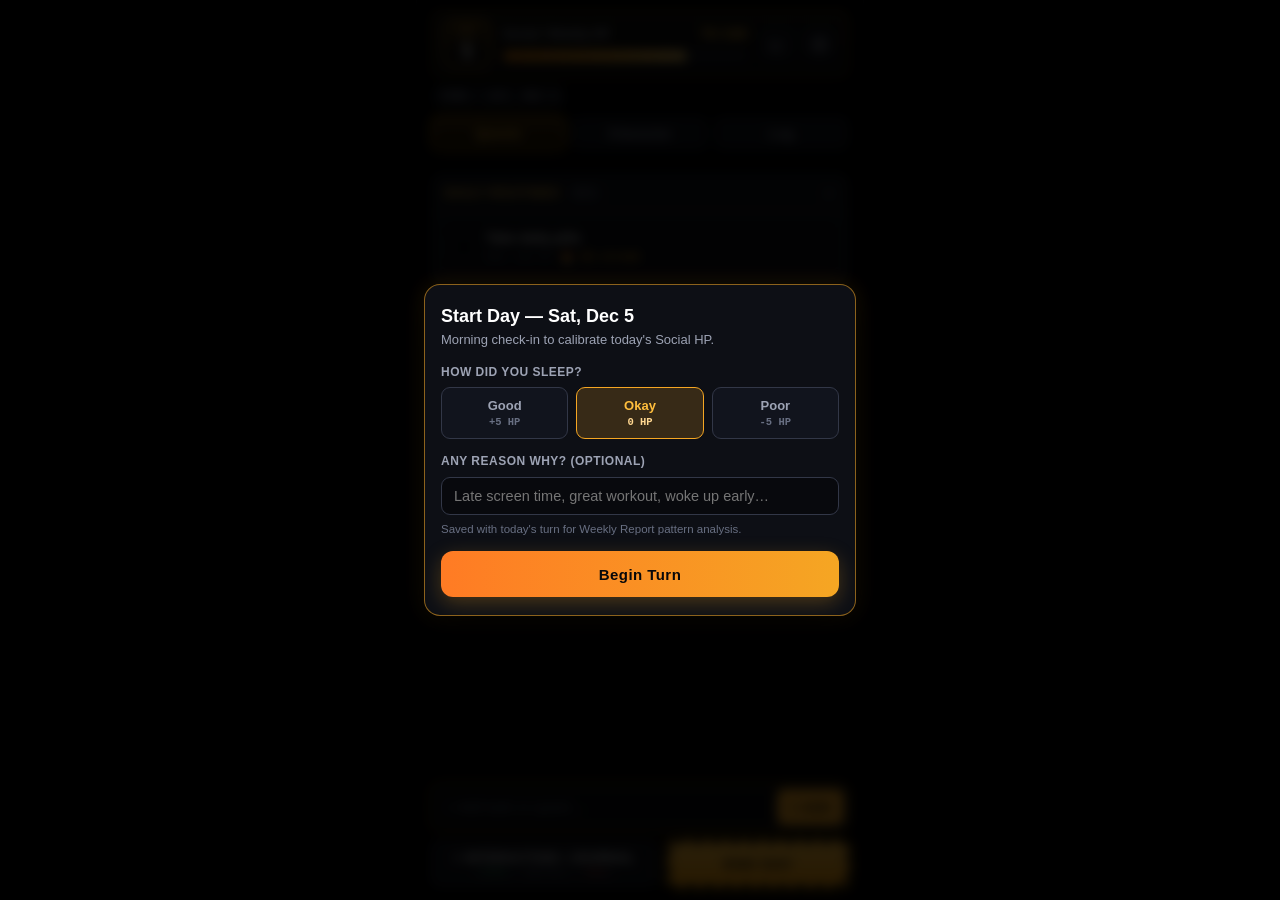
<file: index.html>
<!DOCTYPE html>
<html lang="en">
<head>
  <meta charset="UTF-8" />
  <meta name="viewport" content="width=device-width, initial-scale=1.0, maximum-scale=1.0, user-scalable=no, viewport-fit=cover" />
  <meta name="theme-color" content="#000000" />
  <meta name="background-color" content="#000000" />
  <meta name="mobile-web-app-capable" content="yes" />
  <meta name="apple-mobile-web-app-capable" content="yes" />
  <meta name="apple-mobile-web-app-status-bar-style" content="black-translucent" />
  <meta name="apple-mobile-web-app-title" content="Borb RPG" />
  <title>Borb — Tactical RPG Tracker</title>
  <link rel="manifest" href="./manifest.json" />
  <link rel="icon" type="image/svg+xml" href="./icons/icon.svg" />
  <link rel="apple-touch-icon" href="./icons/icon-192.png" />
  <link rel="stylesheet" href="./styles/theme.css" />
</head>
<body>
  <div id="app" class="app-shell">
    <div class="boot-screen">
      <div class="boot-emblem">LVL</div>
      <div class="boot-text">INITIALIZING TACTICAL HUD…</div>
    </div>
  </div>
  <div id="modal-root" aria-live="polite"></div>
  <div id="toast-root" class="toast-root" aria-live="polite"></div>
  <script type="module" src="./src/main.js"></script>
</body>
</html>
</file>
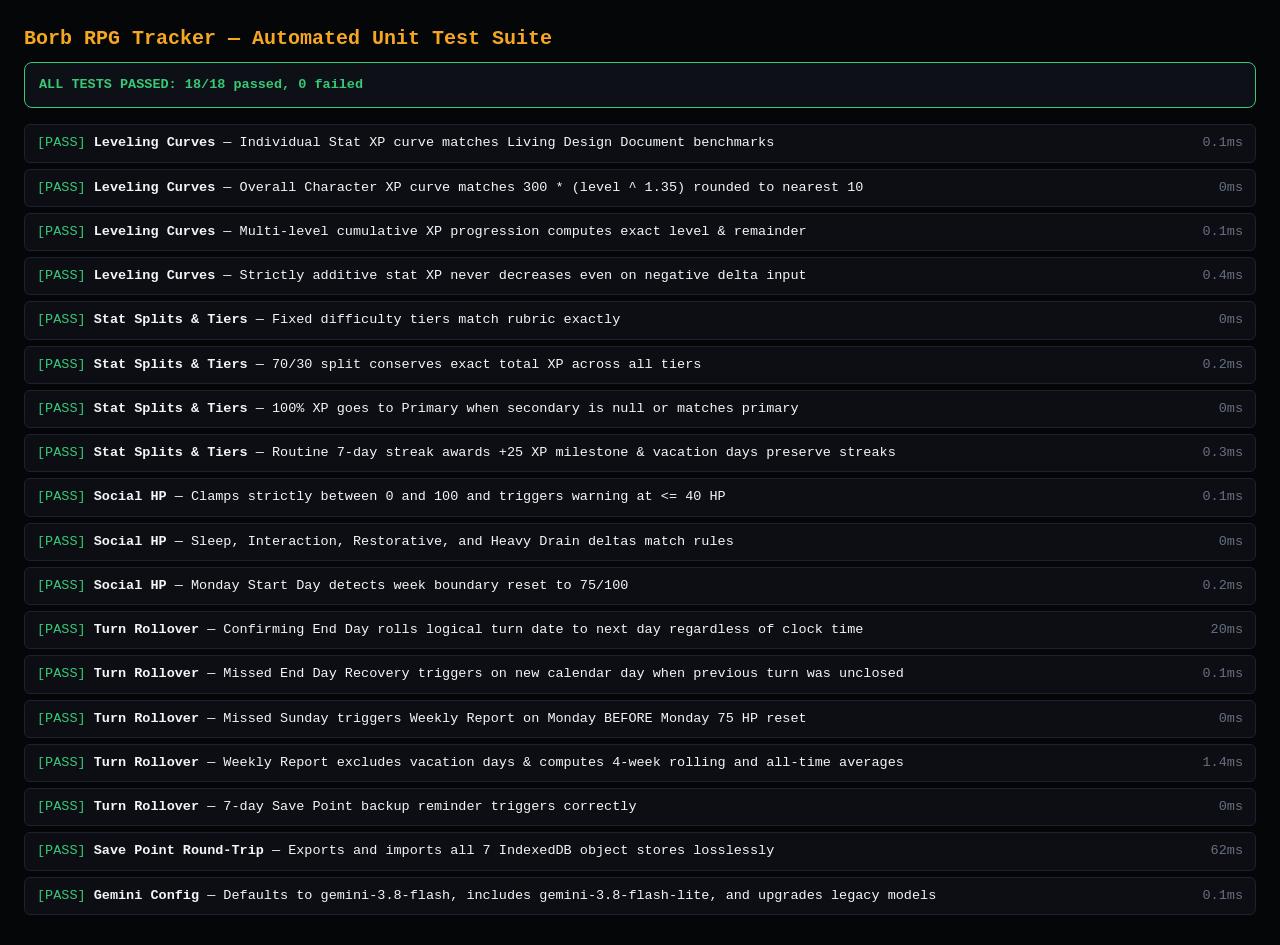
<file: tests/test-runner.html>
<!DOCTYPE html>
<html lang="en">
<head>
  <meta charset="UTF-8" />
  <meta name="viewport" content="width=device-width, initial-scale=1.0" />
  <title>Borb RPG — Unit Test Runner</title>
  <style>
    body {
      margin: 0;
      padding: 24px;
      background: #050608;
      color: #f4f5f7;
      font-family: ui-monospace, SFMono-Regular, Menlo, Consolas, monospace;
      font-size: 13.5px;
      line-height: 1.5;
    }
    h1 { color: #f5a623; margin: 0 0 8px; font-size: 20px; }
    .summary {
      padding: 12px 14px;
      border-radius: 8px;
      border: 1px solid #323747;
      background: #0e1017;
      margin-bottom: 16px;
      font-weight: 700;
    }
    .summary.pass { border-color: #38c976; color: #38c976; }
    .summary.fail { border-color: #ef5350; color: #ef5350; }
    .row {
      padding: 8px 12px;
      border-radius: 6px;
      margin-bottom: 6px;
      border: 1px solid #1e2230;
      background: #0c0e14;
      display: flex;
      justify-content: space-between;
      gap: 12px;
    }
    .row.pass .badge { color: #38c976; }
    .row.fail { border-color: #ef5350; background: #1a0f12; }
    .row.fail .badge { color: #ef5350; }
    .err { color: #ff9a96; margin-top: 4px; font-size: 12px; }
  </style>
</head>
<body>
  <h1>Borb RPG Tracker — Automated Unit Test Suite</h1>
  <div id="summary" class="summary">Running tests…</div>
  <div id="output"></div>

  <script type="module">
    import { runAllTests } from './unit.test.js';

    const summaryEl = document.getElementById('summary');
    const outputEl = document.getElementById('output');

    runAllTests().then((report) => {
      window.__TEST_REPORT__ = report;
      document.title = report.failed === 0
        ? `PASS (${report.passed}/${report.total}) — Borb Tests`
        : `FAIL (${report.failed}/${report.total}) — Borb Tests`;

      summaryEl.className = `summary ${report.failed === 0 ? 'pass' : 'fail'}`;
      summaryEl.textContent = `${report.failed === 0 ? 'ALL TESTS PASSED' : 'TESTS FAILED'}: ${report.passed}/${report.total} passed, ${report.failed} failed`;

      outputEl.innerHTML = report.results.map((r) => `
        <div class="row ${r.passed ? 'pass' : 'fail'}">
          <div>
            <span class="badge">[${r.passed ? 'PASS' : 'FAIL'}]</span>
            <strong>${r.suite}</strong> — ${r.name}
            ${r.error ? `<div class="err">${r.error}</div>` : ''}
          </div>
          <span style="color:#686f82;">${r.durationMs}ms</span>
        </div>
      `).join('');
    }).catch((err) => {
      summaryEl.className = 'summary fail';
      summaryEl.textContent = `RUNNER CRASH: ${err?.stack || err}`;
    });
  </script>
</body>
</html>
</file>
<file: styles/theme.css>
:root {
  --bg-oled: #000000;
  --bg-surface: #0c0d11;
  --bg-card: #12141a;
  --bg-card-elevated: #181b23;
  --bg-input: #0a0b0f;

  --amber: #f5a623;
  --amber-bright: #ffbe3d;
  --amber-deep: #d97706;
  --amber-glow: rgba(245, 166, 35, 0.22);
  --amber-soft: rgba(245, 166, 35, 0.11);

  --orange-warm: #ff8a24;
  --green: #38c976;
  --green-soft: rgba(56, 201, 118, 0.14);
  --red: #ef5350;
  --red-soft: rgba(239, 83, 80, 0.16);
  --blue: #4ea8ff;
  --purple: #b388ff;

  --text-primary: #f4f5f7;
  --text-secondary: #9da3b4;
  --text-muted: #686f82;

  --border-subtle: #232734;
  --border-mid: #323747;
  --border-amber: rgba(245, 166, 35, 0.55);

  --radius-sm: 6px;
  --radius-md: 10px;
  --radius-lg: 14px;
  --radius-pill: 999px;

  --font-sans: -apple-system, BlinkMacSystemFont, "Segoe UI", Roboto, "Inter", "Helvetica Neue", Arial, sans-serif;
  --font-mono: ui-monospace, SFMono-Regular, Menlo, Monaco, Consolas, "Liberation Mono", monospace;

  --safe-top: env(safe-area-inset-top, 0px);
  --safe-bottom: env(safe-area-inset-bottom, 0px);
}

*, *::before, *::after {
  box-sizing: border-box;
  -webkit-tap-highlight-color: transparent;
}

html, body {
  margin: 0;
  padding: 0;
  background: var(--bg-oled);
  color: var(--text-primary);
  font-family: var(--font-sans);
  font-size: 15px;
  line-height: 1.45;
  overscroll-behavior-y: none;
  -webkit-font-smoothing: antialiased;
}

body {
  min-height: 100dvh;
  display: flex;
  justify-content: center;
  background: #000000;
}

button, input, select, textarea {
  font-family: inherit;
  color: inherit;
}

button {
  cursor: pointer;
  border: none;
  background: none;
  padding: 0;
}

/* Mobile-first Galaxy S26 Ultra shell */
.app-shell {
  width: 100%;
  max-width: 448px;
  min-height: 100dvh;
  background: var(--bg-oled);
  display: flex;
  flex-direction: column;
  position: relative;
  border-left: 1px solid #12141a;
  border-right: 1px solid #12141a;
}

@media (max-width: 460px) {
  .app-shell {
    border-left: none;
    border-right: none;
  }
}

/* Boot screen */
.boot-screen {
  flex: 1;
  display: flex;
  flex-direction: column;
  align-items: center;
  justify-content: center;
  gap: 14px;
  padding: 24px;
}

.boot-emblem {
  width: 64px;
  height: 64px;
  border: 2px solid var(--amber);
  border-radius: 10px;
  display: grid;
  place-items: center;
  font-weight: 800;
  letter-spacing: 0.1em;
  color: var(--amber);
  box-shadow: 0 0 24px var(--amber-glow);
}

.boot-text {
  font-family: var(--font-mono);
  font-size: 12px;
  letter-spacing: 0.16em;
  color: var(--text-secondary);
}

/* Tactical Corner Brackets */
.tactical-frame {
  position: relative;
  border: 1px solid var(--border-subtle);
  background: var(--bg-card);
  border-radius: var(--radius-md);
}

.tactical-frame::before,
.tactical-frame::after {
  content: "";
  position: absolute;
  width: 8px;
  height: 8px;
  pointer-events: none;
}

.tactical-frame::before {
  top: -1px;
  left: -1px;
  border-top: 2px solid var(--border-mid);
  border-left: 2px solid var(--border-mid);
  border-top-left-radius: 4px;
}

.tactical-frame::after {
  bottom: -1px;
  right: -1px;
  border-bottom: 2px solid var(--border-mid);
  border-right: 2px solid var(--border-mid);
  border-bottom-right-radius: 4px;
}

.tactical-frame--amber {
  border-color: var(--border-amber);
  background: linear-gradient(180deg, rgba(245, 166, 35, 0.08) 0%, #111318 100%);
  box-shadow: 0 0 18px rgba(245, 166, 35, 0.09);
}

.tactical-frame--amber::before,
.tactical-frame--amber::after {
  border-color: var(--amber);
}

.tactical-frame--warning {
  border-color: rgba(239, 83, 80, 0.65);
  background: linear-gradient(180deg, rgba(239, 83, 80, 0.12) 0%, #121014 100%);
}

.tactical-frame--warning::before,
.tactical-frame--warning::after {
  border-color: var(--red);
}

/* ================= TOP HUD ================= */
.top-hud {
  position: sticky;
  top: 0;
  z-index: 30;
  background: rgba(0, 0, 0, 0.94);
  backdrop-filter: blur(10px);
  padding: calc(10px + var(--safe-top)) 14px 10px;
  border-bottom: 1px solid #171a22;
}

.hud-bar {
  display: flex;
  align-items: center;
  gap: 12px;
  padding: 9px 11px;
  border-radius: var(--radius-md);
  border: 1px solid var(--border-amber);
  background: linear-gradient(180deg, #13120e 0%, #090a0d 100%);
  position: relative;
  transition: border-color 0.25s ease, box-shadow 0.25s ease;
}

.hud-bar--low-hp {
  border-color: rgba(239, 83, 80, 0.8);
  background: linear-gradient(180deg, #1d1011 0%, #0b090b 100%);
  box-shadow: 0 0 18px rgba(239, 83, 80, 0.2);
  animation: hpWarningPulse 2.8s ease-in-out infinite;
}

@keyframes hpWarningPulse {
  0%, 100% { box-shadow: 0 0 10px rgba(239, 83, 80, 0.16); }
  50% { box-shadow: 0 0 22px rgba(239, 83, 80, 0.34); }
}

.level-badge {
  width: 48px;
  height: 48px;
  flex-shrink: 0;
  border-radius: 8px;
  border: 1.5px solid var(--amber);
  background: radial-gradient(circle at top, rgba(245, 166, 35, 0.22), #0c0c0f 75%);
  display: flex;
  flex-direction: column;
  align-items: center;
  justify-content: center;
  line-height: 1;
  box-shadow: inset 0 0 10px rgba(245, 166, 35, 0.16);
}

.level-badge__label {
  font-family: var(--font-mono);
  font-size: 9px;
  font-weight: 700;
  letter-spacing: 0.12em;
  color: var(--amber);
  margin-bottom: 2px;
}

.level-badge__value {
  font-size: 21px;
  font-weight: 800;
  color: #ffffff;
}

.hud-hp-block {
  flex: 1;
  min-width: 0;
}

.hud-hp-header {
  display: flex;
  align-items: baseline;
  justify-content: space-between;
  gap: 8px;
  margin-bottom: 6px;
}

.hud-hp-title {
  font-size: 12px;
  font-weight: 600;
  color: var(--text-secondary);
  white-space: nowrap;
  overflow: hidden;
  text-overflow: ellipsis;
}

.hud-hp-value {
  font-family: var(--font-mono);
  font-size: 13px;
  font-weight: 700;
  color: var(--amber-bright);
  flex-shrink: 0;
}

.hud-bar--low-hp .hud-hp-value {
  color: #ff7673;
}

.hp-track {
  position: relative;
  height: 12px;
  border-radius: 4px;
  background: #171920;
  border: 1px solid #2b2f3c;
  overflow: hidden;
}

.hp-fill {
  height: 100%;
  border-radius: 3px;
  background: linear-gradient(90deg, #d97706 0%, #f5a623 60%, #ffd060 100%);
  transition: width 0.35s cubic-bezier(0.22, 1, 0.36, 1), background 0.3s ease;
  position: relative;
}

.hud-bar--low-hp .hp-fill {
  background: linear-gradient(90deg, #b91c1c 0%, #ef5350 70%, #ff8a65 100%);
}

/* Segmented tactical ticks overlay */
.hp-ticks {
  position: absolute;
  inset: 0;
  background: repeating-linear-gradient(
    90deg,
    transparent,
    transparent 7px,
    rgba(0, 0, 0, 0.45) 7px,
    rgba(0, 0, 0, 0.45) 8.5px
  );
  pointer-events: none;
}

.hud-actions {
  display: flex;
  align-items: center;
  gap: 6px;
  flex-shrink: 0;
}

.icon-btn {
  position: relative;
  width: 36px;
  height: 36px;
  border-radius: 8px;
  border: 1px solid var(--border-subtle);
  background: #101218;
  color: var(--text-secondary);
  display: grid;
  place-items: center;
  transition: border-color 0.15s, color 0.15s, background 0.15s;
}

.icon-btn:hover, .icon-btn:active {
  border-color: var(--border-amber);
  color: var(--amber-bright);
  background: #181611;
}

.icon-btn__dot {
  position: absolute;
  top: 5px;
  right: 5px;
  width: 7px;
  height: 7px;
  border-radius: 50%;
  background: var(--amber);
  box-shadow: 0 0 6px var(--amber);
}

/* Sub-HUD status chips & Nav Tabs */
.hud-status-row {
  display: flex;
  flex-wrap: wrap;
  align-items: center;
  gap: 6px;
  margin-top: 8px;
}

.status-chip {
  display: inline-flex;
  align-items: center;
  gap: 4px;
  padding: 2px 8px;
  border-radius: var(--radius-pill);
  font-size: 11px;
  font-weight: 600;
  letter-spacing: 0.02em;
  border: 1px solid var(--border-subtle);
  background: #101218;
  color: var(--text-secondary);
}

.status-chip--turn {
  font-family: var(--font-mono);
  font-size: 10.5px;
  letter-spacing: 0.06em;
  text-transform: uppercase;
  color: var(--text-secondary);
}

.status-chip--rollover {
  border-color: var(--border-amber);
  color: var(--amber-bright);
  background: var(--amber-soft);
}

.status-chip--effect {
  border-color: rgba(239, 83, 80, 0.55);
  color: #ff8a80;
  background: var(--red-soft);
}

.status-chip--vacation {
  border-color: rgba(78, 168, 255, 0.5);
  color: #8cc5ff;
  background: rgba(78, 168, 255, 0.12);
}

/* Tabs (matching PDF page 9) */
.nav-tabs {
  display: grid;
  grid-template-columns: repeat(3, 1fr);
  gap: 6px;
  margin-top: 9px;
}

.nav-tab {
  height: 34px;
  border-radius: 7px;
  font-size: 13px;
  font-weight: 700;
  letter-spacing: 0.03em;
  border: 1px solid var(--border-subtle);
  background: #11131a;
  color: var(--text-secondary);
  transition: all 0.15s ease;
}

.nav-tab--active {
  border-color: var(--amber);
  background: linear-gradient(180deg, rgba(245, 166, 35, 0.25) 0%, rgba(245, 166, 35, 0.1) 100%);
  color: var(--amber-bright);
  box-shadow: 0 0 12px rgba(245, 166, 35, 0.14);
}

/* ================= MAIN SCROLL AREA ================= */
.main-content {
  flex: 1;
  padding: 12px 14px 168px;
  display: flex;
  flex-direction: column;
  gap: 11px;
  overflow-y: auto;
}

/* Alert / Nudge Banners */
.banner {
  display: flex;
  align-items: center;
  justify-content: space-between;
  gap: 10px;
  padding: 10px 12px;
  border-radius: var(--radius-md);
  font-size: 12.5px;
  line-height: 1.35;
}

.banner--warning {
  border: 1px solid rgba(239, 83, 80, 0.5);
  background: rgba(239, 83, 80, 0.12);
  color: #ffb3b0;
}

.banner--amber {
  border: 1px solid var(--border-amber);
  background: rgba(245, 166, 35, 0.1);
  color: #ffe0a3;
}

.banner--info {
  border: 1px solid rgba(78, 168, 255, 0.4);
  background: rgba(78, 168, 255, 0.1);
  color: #c2e0ff;
}

.banner__btn {
  flex-shrink: 0;
  padding: 5px 10px;
  border-radius: 6px;
  font-size: 11.5px;
  font-weight: 700;
  background: var(--amber);
  color: #000000;
}

/* Collapsible Daily Routines Card */
.routines-card {
  overflow: hidden;
}

.routines-header {
  width: 100%;
  display: flex;
  align-items: center;
  justify-content: space-between;
  padding: 11px 13px;
  text-align: left;
}

.routines-header__left {
  display: flex;
  align-items: center;
  gap: 8px;
}

.routines-title {
  font-size: 12px;
  font-weight: 800;
  letter-spacing: 0.09em;
  text-transform: uppercase;
  color: var(--amber-bright);
}

.routines-count {
  font-family: var(--font-mono);
  font-size: 11px;
  padding: 2px 7px;
  border-radius: var(--radius-pill);
  background: #1b1e28;
  color: var(--text-secondary);
}

.routines-count--done {
  background: var(--green-soft);
  color: var(--green);
}

.routines-chevron {
  color: var(--text-muted);
  transition: transform 0.2s ease;
  font-size: 12px;
}

.routines-chevron--open {
  transform: rotate(180deg);
}

.routines-list {
  border-top: 1px solid var(--border-subtle);
  padding: 6px 10px 10px;
  display: flex;
  flex-direction: column;
  gap: 6px;
}

.routine-item {
  display: flex;
  align-items: center;
  gap: 10px;
  padding: 8px 9px;
  border-radius: 8px;
  background: #0d0f14;
  border: 1px solid #1d202b;
  transition: border-color 0.15s;
}

.routine-item--done {
  opacity: 0.62;
  border-color: rgba(56, 201, 118, 0.3);
}

.routine-item__body {
  flex: 1;
  min-width: 0;
}

.routine-item__title {
  font-size: 13.5px;
  font-weight: 600;
  color: var(--text-primary);
}

.routine-item--done .routine-item__title {
  text-decoration: line-through;
  color: var(--text-secondary);
}

.routine-item__meta {
  display: flex;
  align-items: center;
  gap: 8px;
  margin-top: 2px;
  font-size: 11px;
  color: var(--text-muted);
  font-family: var(--font-mono);
}

.streak-badge {
  color: var(--amber);
  font-weight: 700;
}

/* Tactical Checkbox */
.tactical-check {
  width: 24px;
  height: 24px;
  border-radius: 6px;
  border: 1.5px solid var(--border-mid);
  background: #090a0e;
  display: grid;
  place-items: center;
  flex-shrink: 0;
  transition: all 0.15s ease;
  color: transparent;
  font-size: 13px;
  font-weight: 900;
}

.tactical-check:hover {
  border-color: var(--amber);
}

.tactical-check--checked {
  border-color: var(--green);
  background: var(--green);
  color: #000000;
}

/* Section Label */
.section-header {
  display: flex;
  align-items: center;
  justify-content: space-between;
  padding: 2px 2px 0;
}

.section-title {
  font-family: var(--font-mono);
  font-size: 11px;
  font-weight: 700;
  letter-spacing: 0.11em;
  text-transform: uppercase;
  color: var(--text-muted);
}

.section-meta {
  font-family: var(--font-mono);
  font-size: 11px;
  color: var(--text-muted);
}

/* Quest / Task Cards (matching PDF page 9) */
.task-card {
  padding: 12px 13px;
  display: flex;
  flex-direction: column;
  gap: 8px;
  transition: transform 0.12s ease, border-color 0.15s ease;
}

.task-card:active {
  transform: scale(0.992);
}

.task-card__top {
  display: flex;
  align-items: flex-start;
  justify-content: space-between;
  gap: 10px;
}

.task-card__main {
  flex: 1;
  min-width: 0;
  cursor: pointer;
}

.task-badges {
  display: flex;
  flex-wrap: wrap;
  align-items: center;
  gap: 5px;
  margin-bottom: 6px;
}

.tier-badge {
  font-family: var(--font-mono);
  font-size: 10px;
  font-weight: 800;
  letter-spacing: 0.08em;
  text-transform: uppercase;
  padding: 2px 7px;
  border-radius: 4px;
  border: 1px solid var(--border-mid);
  background: #171a24;
  color: var(--text-secondary);
}

.tier-badge--Cantrip {
  border-color: #364152;
  color: #a9b8cc;
}

.tier-badge--Standard {
  border-color: #484d5e;
  color: #dce1ec;
}

.tier-badge--Heavy {
  border-color: var(--amber);
  background: rgba(245, 166, 35, 0.18);
  color: var(--amber-bright);
}

.tier-badge--Boss {
  border-color: #ff6b35;
  background: rgba(255, 107, 53, 0.22);
  color: #ff9c75;
}

.restorative-badge {
  font-family: var(--font-mono);
  font-size: 10px;
  font-weight: 700;
  padding: 2px 7px;
  border-radius: 4px;
  border: 1px solid rgba(56, 201, 118, 0.45);
  background: var(--green-soft);
  color: var(--green);
}

.pending-badge {
  font-family: var(--font-mono);
  font-size: 10px;
  font-weight: 700;
  padding: 2px 7px;
  border-radius: 4px;
  border: 1px solid var(--border-amber);
  background: var(--amber-soft);
  color: var(--amber-bright);
}

.carryover-badge {
  font-family: var(--font-mono);
  font-size: 10px;
  padding: 2px 6px;
  border-radius: 4px;
  background: #1a1d26;
  color: var(--text-muted);
}

.task-title {
  font-size: 15.5px;
  font-weight: 700;
  color: var(--text-primary);
  line-height: 1.3;
  word-break: break-word;
}

.task-raw {
  font-size: 12.5px;
  color: var(--text-secondary);
  margin-top: 3px;
  line-height: 1.35;
  word-break: break-word;
}

.task-card__right {
  display: flex;
  flex-direction: column;
  align-items: flex-end;
  gap: 8px;
  flex-shrink: 0;
}

.stat-xp-stack {
  display: flex;
  flex-direction: column;
  align-items: flex-end;
  gap: 3px;
}

.stat-xp-pill {
  font-family: var(--font-mono);
  font-size: 11.5px;
  font-weight: 700;
  color: var(--amber-bright);
  display: inline-flex;
  align-items: center;
  gap: 4px;
}

.stat-xp-pill--secondary {
  font-size: 10.5px;
  color: var(--text-secondary);
}

.stat-code-tag {
  font-size: 10px;
  color: var(--text-muted);
  font-weight: 700;
}

.task-card__footer {
  display: flex;
  align-items: center;
  justify-content: space-between;
  gap: 8px;
  padding-top: 6px;
  border-top: 1px solid #1c1f29;
}

.retry-btn {
  padding: 5px 10px;
  border-radius: 6px;
  font-size: 11.5px;
  font-weight: 700;
  border: 1px solid var(--amber);
  background: rgba(245, 166, 35, 0.14);
  color: var(--amber-bright);
}

.completed-card {
  opacity: 0.62;
  padding: 9px 12px;
}

.completed-card .task-title {
  font-size: 13.5px;
  text-decoration: line-through;
  color: var(--text-secondary);
}

/* Empty State */
.empty-state {
  text-align: center;
  padding: 28px 18px;
  border: 1px dashed var(--border-subtle);
  border-radius: var(--radius-md);
  color: var(--text-muted);
}

.empty-state__title {
  font-size: 14px;
  font-weight: 700;
  color: var(--text-secondary);
  margin-bottom: 4px;
}

.empty-state__sub {
  font-size: 12.5px;
}

/* ================= BOTTOM THUMB ZONE ================= */
.bottom-thumb-zone {
  position: fixed;
  bottom: 0;
  left: 50%;
  transform: translateX(-50%);
  width: 100%;
  max-width: 448px;
  z-index: 35;
  background: linear-gradient(180deg, rgba(0, 0, 0, 0) 0%, #000000 18%, #000000 100%);
  padding: 14px 14px calc(12px + var(--safe-bottom));
  border-top: 1px solid #181b24;
  display: flex;
  flex-direction: column;
  gap: 9px;
}

.quick-add-form {
  display: flex;
  align-items: center;
  gap: 8px;
  padding: 4px 5px 4px 12px;
  border-radius: 9px;
  border: 1px solid var(--border-amber);
  background: #0b0c10;
  box-shadow: 0 0 14px rgba(245, 166, 35, 0.1);
}

.quick-add-input {
  flex: 1;
  min-width: 0;
  height: 38px;
  border: none;
  outline: none;
  background: transparent;
  font-size: 14.5px;
  color: var(--text-primary);
}

.quick-add-input::placeholder {
  color: var(--text-muted);
}

.quick-add-submit {
  height: 36px;
  padding: 0 13px;
  border-radius: 7px;
  background: var(--amber);
  color: #000000;
  font-size: 13px;
  font-weight: 800;
  letter-spacing: 0.03em;
  flex-shrink: 0;
  transition: filter 0.15s;
}

.quick-add-submit:disabled {
  opacity: 0.45;
  cursor: not-allowed;
}

.thumb-action-row {
  display: grid;
  grid-template-columns: 1.25fr 1fr;
  gap: 9px;
}

.btn-interaction {
  min-height: 48px;
  border-radius: 9px;
  border: 1px solid var(--border-mid);
  background: #12141b;
  display: flex;
  flex-direction: column;
  align-items: center;
  justify-content: center;
  padding: 6px 10px;
  transition: border-color 0.15s, background 0.15s;
}

.btn-interaction:active {
  background: #191c26;
  border-color: var(--amber);
}

.btn-interaction__main {
  font-size: 12.5px;
  font-weight: 800;
  letter-spacing: 0.05em;
  color: var(--text-primary);
}

.btn-interaction__sub {
  font-family: var(--font-mono);
  font-size: 9.5px;
  letter-spacing: 0.05em;
  margin-top: 2px;
  color: var(--text-muted);
}

.btn-interaction__sub .c-good { color: var(--green); }
.btn-interaction__sub .c-bad { color: var(--red); }

/* Hazard-framed END DAY button matching PDF page 9 */
.btn-end-day {
  position: relative;
  min-height: 48px;
  border-radius: 9px;
  padding: 4px;
  background: repeating-linear-gradient(
    -45deg,
    #f5a623,
    #f5a623 7px,
    #191408 7px,
    #191408 13px
  );
  box-shadow: 0 0 18px rgba(245, 166, 35, 0.22);
}

.btn-end-day__inner {
  width: 100%;
  height: 100%;
  min-height: 40px;
  border-radius: 6px;
  background: linear-gradient(180deg, #ffbe3d 0%, #f59e0b 100%);
  color: #08080a;
  font-size: 14px;
  font-weight: 900;
  letter-spacing: 0.08em;
  display: flex;
  align-items: center;
  justify-content: center;
}

.btn-end-day:active .btn-end-day__inner {
  filter: brightness(0.92);
}

/* ================= CHARACTER SHEET & LOG VIEWS ================= */
.panel-card {
  padding: 15px;
  display: flex;
  flex-direction: column;
  gap: 12px;
}

.panel-title {
  font-size: 15px;
  font-weight: 800;
  color: var(--text-primary);
  display: flex;
  align-items: center;
  justify-content: space-between;
}

.radar-wrap {
  display: flex;
  justify-content: center;
  align-items: center;
  padding: 4px 0;
}

.stat-grid {
  display: flex;
  flex-direction: column;
  gap: 10px;
}

.stat-row {
  display: flex;
  flex-direction: column;
  gap: 4px;
}

.stat-row__top {
  display: flex;
  align-items: center;
  justify-content: space-between;
  font-size: 13px;
}

.stat-row__name {
  display: flex;
  align-items: center;
  gap: 7px;
  font-weight: 700;
}

.stat-row__code {
  font-family: var(--font-mono);
  font-size: 11px;
  font-weight: 800;
  color: var(--amber-bright);
  padding: 1px 6px;
  border-radius: 4px;
  background: var(--amber-soft);
  border: 1px solid rgba(245, 166, 35, 0.35);
}

.stat-row__nums {
  font-family: var(--font-mono);
  font-size: 11.5px;
  color: var(--text-secondary);
}

.xp-bar {
  height: 8px;
  border-radius: var(--radius-pill);
  background: #1a1d27;
  overflow: hidden;
  position: relative;
}

.xp-bar__fill {
  height: 100%;
  border-radius: var(--radius-pill);
  background: linear-gradient(90deg, #e67e22 0%, #f5a623 65%, #ffd166 100%);
  transition: width 0.75s cubic-bezier(0.22, 1, 0.36, 1);
}

.xp-gain-badge {
  font-family: var(--font-mono);
  font-size: 10.5px;
  font-weight: 800;
  padding: 2px 7px;
  border-radius: var(--radius-pill);
  background: linear-gradient(90deg, #ff7b24, #ff9f2e);
  color: #0b0b0e;
}

.level-up-pill {
  font-family: var(--font-mono);
  font-size: 10px;
  font-weight: 900;
  padding: 2px 6px;
  border-radius: 4px;
  background: var(--green);
  color: #000000;
  margin-left: 4px;
}

/* Log entries */
.log-entry {
  padding: 11px 12px;
  display: flex;
  flex-direction: column;
  gap: 6px;
}

.log-entry__head {
  display: flex;
  align-items: center;
  justify-content: space-between;
  gap: 8px;
}

.sentiment-pill {
  font-family: var(--font-mono);
  font-size: 10.5px;
  font-weight: 800;
  padding: 2px 8px;
  border-radius: var(--radius-pill);
}

.sentiment-pill--Good { background: var(--green-soft); color: var(--green); }
.sentiment-pill--Neutral { background: #1c202c; color: var(--text-secondary); }
.sentiment-pill--Bad { background: var(--red-soft); color: #ff8a80; }

.dm-note {
  font-size: 12.5px;
  color: #ffd791;
  background: rgba(245, 166, 35, 0.08);
  border-left: 2px solid var(--amber);
  padding: 6px 9px;
  border-radius: 0 6px 6px 0;
}

/* ================= MODALS & SHEETS ================= */
.modal-backdrop {
  position: fixed;
  inset: 0;
  z-index: 60;
  background: rgba(0, 0, 0, 0.84);
  backdrop-filter: blur(6px);
  display: flex;
  align-items: flex-end;
  justify-content: center;
  padding: 12px;
  overflow-y: auto;
}

.modal-backdrop--center {
  align-items: center;
}

.modal-sheet {
  width: 100%;
  max-width: 432px;
  max-height: 92dvh;
  overflow-y: auto;
  background: #0d0f15;
  border: 1px solid var(--border-amber);
  border-radius: 16px;
  padding: 18px 16px calc(18px + var(--safe-bottom));
  display: flex;
  flex-direction: column;
  gap: 14px;
  box-shadow: 0 18px 48px rgba(0, 0, 0, 0.85), 0 0 24px rgba(245, 166, 35, 0.12);
}

.modal-sheet--fullscreen {
  max-height: 95dvh;
  background: linear-gradient(180deg, #0d1018 0%, #050608 100%);
}

.modal-header {
  display: flex;
  align-items: center;
  justify-content: space-between;
  gap: 10px;
}

.modal-title {
  font-size: 18px;
  font-weight: 800;
  color: #ffffff;
  margin: 0;
}

.modal-subtitle {
  font-size: 13px;
  color: var(--text-secondary);
  margin: 2px 0 0;
}

.modal-close {
  width: 32px;
  height: 32px;
  border-radius: 8px;
  border: 1px solid var(--border-subtle);
  background: #141722;
  color: var(--text-secondary);
  font-size: 16px;
  display: grid;
  place-items: center;
}

/* Forms inside modals */
.field {
  display: flex;
  flex-direction: column;
  gap: 6px;
}

.field__label {
  font-size: 12px;
  font-weight: 700;
  letter-spacing: 0.04em;
  text-transform: uppercase;
  color: var(--text-secondary);
}

.field__input,
.field__select,
.field__textarea {
  width: 100%;
  padding: 10px 12px;
  border-radius: 9px;
  border: 1px solid var(--border-mid);
  background: #08090d;
  color: var(--text-primary);
  font-size: 14.5px;
  outline: none;
}

.field__input:focus,
.field__select:focus,
.field__textarea:focus {
  border-color: var(--amber);
}

.field__textarea {
  min-height: 92px;
  resize: vertical;
}

.field__hint {
  font-size: 11.5px;
  color: var(--text-muted);
}

/* Choice pill groups */
.choice-grid-3 {
  display: grid;
  grid-template-columns: repeat(3, 1fr);
  gap: 8px;
}

.choice-grid-2 {
  display: grid;
  grid-template-columns: repeat(2, 1fr);
  gap: 8px;
}

.choice-grid-4 {
  display: grid;
  grid-template-columns: repeat(4, 1fr);
  gap: 6px;
}

.choice-btn {
  padding: 10px 8px;
  border-radius: 9px;
  border: 1px solid var(--border-mid);
  background: #11141d;
  color: var(--text-secondary);
  font-size: 13px;
  font-weight: 700;
  display: flex;
  flex-direction: column;
  align-items: center;
  gap: 3px;
  transition: all 0.15s;
}

.choice-btn__sub {
  font-family: var(--font-mono);
  font-size: 10.5px;
  color: var(--text-muted);
}

.choice-btn--active {
  border-color: var(--amber);
  background: rgba(245, 166, 35, 0.18);
  color: var(--amber-bright);
}

.choice-btn--active .choice-btn__sub {
  color: #ffd791;
}

.choice-btn--good.choice-btn--active {
  border-color: var(--green);
  background: var(--green-soft);
  color: var(--green);
}

.choice-btn--bad.choice-btn--active {
  border-color: var(--red);
  background: var(--red-soft);
  color: #ff8a80;
}

/* Primary & Secondary Action Buttons */
.btn-primary {
  width: 100%;
  min-height: 46px;
  padding: 11px 16px;
  border-radius: 12px;
  background: linear-gradient(90deg, #ff7b24 0%, #f5a623 100%);
  color: #08080a;
  font-size: 15px;
  font-weight: 800;
  letter-spacing: 0.03em;
  display: inline-flex;
  align-items: center;
  justify-content: center;
  gap: 8px;
  box-shadow: 0 6px 20px rgba(245, 166, 35, 0.26);
}

.btn-primary--pill {
  border-radius: var(--radius-pill);
  min-height: 50px;
  font-size: 16px;
}

.btn-primary:disabled {
  opacity: 0.5;
  cursor: not-allowed;
}

.btn-secondary {
  width: 100%;
  min-height: 42px;
  padding: 9px 14px;
  border-radius: 10px;
  border: 1px solid var(--border-mid);
  background: #151822;
  color: var(--text-primary);
  font-size: 13.5px;
  font-weight: 700;
  display: inline-flex;
  align-items: center;
  justify-content: center;
  gap: 6px;
}

.btn-danger {
  min-height: 40px;
  padding: 8px 14px;
  border-radius: 10px;
  border: 1px solid rgba(239, 83, 80, 0.55);
  background: var(--red-soft);
  color: #ff9a96;
  font-size: 13px;
  font-weight: 700;
}

.btn-row {
  display: flex;
  gap: 8px;
}

/* Toggle Switch */
.toggle-row {
  display: flex;
  align-items: center;
  justify-content: space-between;
  gap: 12px;
  padding: 10px 12px;
  border-radius: 10px;
  border: 1px solid var(--border-subtle);
  background: #10131c;
}

.switch {
  position: relative;
  width: 44px;
  height: 24px;
  border-radius: var(--radius-pill);
  background: #282d3d;
  flex-shrink: 0;
  transition: background 0.2s;
}

.switch::after {
  content: "";
  position: absolute;
  top: 3px;
  left: 3px;
  width: 18px;
  height: 18px;
  border-radius: 50%;
  background: #ffffff;
  transition: transform 0.2s;
}

.switch--on {
  background: var(--amber);
}

.switch--on::after {
  transform: translateX(20px);
  background: #000000;
}

/* ================= LONG REST DAILY REPORT (matching PDF page 10) ================= */
.long-rest-top {
  display: flex;
  align-items: center;
  justify-content: space-between;
}

.long-rest-pill {
  display: inline-flex;
  align-items: center;
  gap: 6px;
  padding: 5px 14px;
  border-radius: var(--radius-pill);
  border: 1px solid var(--border-amber);
  background: rgba(245, 166, 35, 0.12);
  color: var(--amber-bright);
  font-size: 13px;
  font-weight: 700;
}

.report-grid {
  display: grid;
  grid-template-columns: 1.05fr 1fr;
  gap: 10px;
  align-items: center;
}

@media (max-width: 360px) {
  .report-grid {
    grid-template-columns: 1fr;
  }
}

.hp-breakdown-row {
  display: grid;
  grid-template-columns: 1fr 1fr 1fr;
  gap: 8px;
  text-align: center;
}

.hp-metric {
  padding: 9px 6px;
  border-radius: 10px;
  background: #0c0e14;
  border: 1px solid var(--border-subtle);
}

.hp-metric__val {
  font-family: var(--font-mono);
  font-size: 20px;
  font-weight: 800;
  line-height: 1.1;
}

.hp-metric__val--pos { color: var(--green); }
.hp-metric__val--neg { color: var(--red); }
.hp-metric__val--amber { color: var(--amber-bright); }

.hp-metric__lbl {
  font-size: 11px;
  color: var(--text-muted);
  margin-top: 3px;
}

.tone-pill {
  display: inline-flex;
  align-items: center;
  gap: 6px;
  padding: 6px 12px;
  border-radius: var(--radius-pill);
  border: 1px solid var(--border-amber);
  background: rgba(245, 166, 35, 0.1);
  font-size: 12.5px;
  font-weight: 700;
  color: var(--amber-bright);
}

/* Weekly Benchmark Table */
.bench-grid {
  display: grid;
  grid-template-columns: repeat(2, 1fr);
  gap: 8px;
}

.bench-card {
  padding: 10px 11px;
  border-radius: 10px;
  background: #0b0d13;
  border: 1px solid var(--border-subtle);
}

.bench-card__title {
  font-size: 11px;
  text-transform: uppercase;
  letter-spacing: 0.06em;
  color: var(--text-muted);
}

.bench-card__main {
  font-family: var(--font-mono);
  font-size: 19px;
  font-weight: 800;
  color: var(--text-primary);
  margin: 3px 0;
}

.bench-card__sub {
  font-family: var(--font-mono);
  font-size: 10.5px;
  color: var(--text-secondary);
}

/* Toast notifications */
.toast-root {
  position: fixed;
  top: calc(14px + var(--safe-top));
  left: 50%;
  transform: translateX(-50%);
  z-index: 90;
  width: calc(100% - 28px);
  max-width: 416px;
  display: flex;
  flex-direction: column;
  gap: 6px;
  pointer-events: none;
}

.toast {
  padding: 10px 13px;
  border-radius: 10px;
  background: rgba(18, 20, 27, 0.96);
  border: 1px solid var(--border-amber);
  color: var(--text-primary);
  font-size: 13px;
  font-weight: 600;
  box-shadow: 0 10px 28px rgba(0, 0, 0, 0.75);
  animation: toastIn 0.2s ease-out;
}

.toast--success { border-color: var(--green); }
.toast--error { border-color: var(--red); }

@keyframes toastIn {
  from { opacity: 0; transform: translateY(-8px); }
  to { opacity: 1; transform: translateY(0); }
}
</file>
